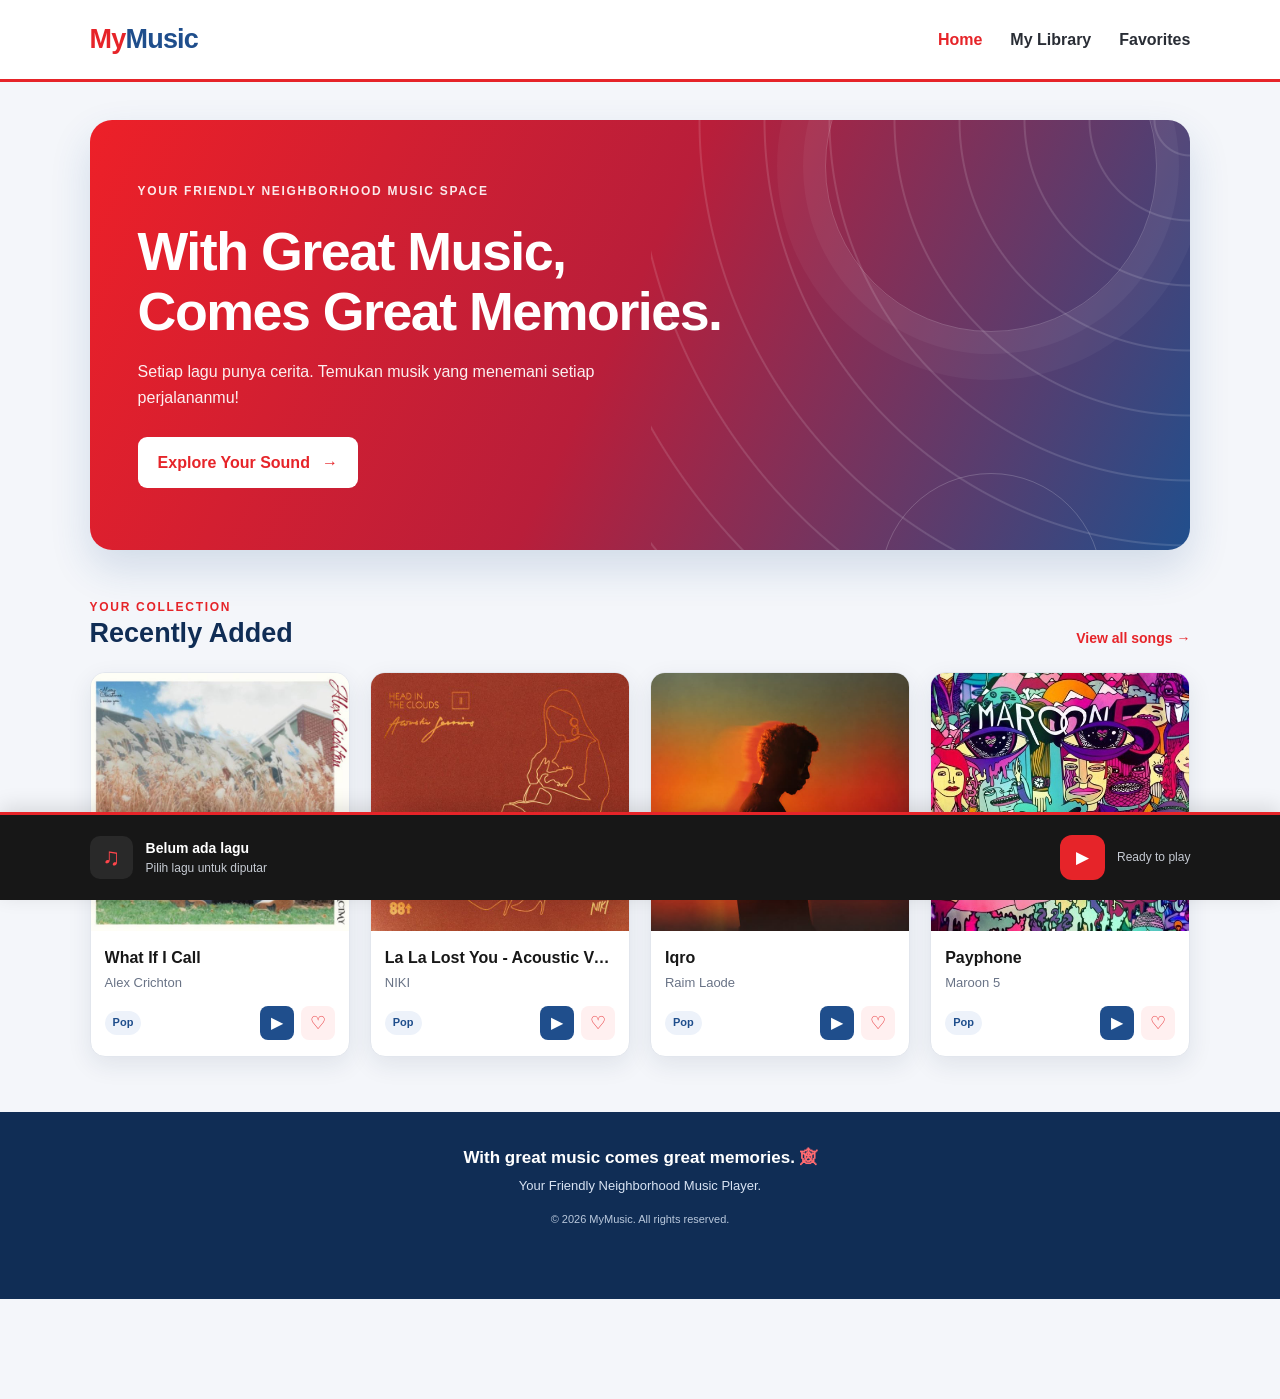
<file: index.html>
<!DOCTYPE html>
<html lang="id">
<head>
    <meta charset="UTF-8">
    <meta name="viewport" content="width=device-width, initial-scale=1.0">
    <meta name="theme-color" content="#e62429">
    <title>MyMusic - Your Music, Your Mood</title>
    <link rel="stylesheet" href="css/style.css">
    <script src="js/script.js" defer></script>
</head>

<body data-page="home">
    <header class="site-header">
        <a class="brand" href="#home">My<span>Music</span></a>

        <nav class="nav-links" aria-label="Navigasi utama">
            <a class="active" href="#home" data-page-link="home">Home</a>
            <a href="#library" data-page-link="library">My Library</a>
            <a href="#favorites" data-page-link="favorites">Favorites</a>
        </nav>
    </header>

    <main id="home" class="page-section">
        <section class="hero">
            <div class="hero-content">
                <p class="eyebrow">
                    YOUR FRIENDLY NEIGHBORHOOD MUSIC SPACE
                </p>

                <h1>
                    With Great Music,<br>
                    <span>Comes Great Memories.</span>
                </h1>

                <p class="hero-description">
                    Setiap lagu punya cerita.
                    Temukan musik yang menemani setiap perjalananmu!
                </p>

                <a class="primary-button" href="#library" data-page-link="library">
                    Explore Your Sound
                    <span aria-hidden="true">→</span>
                </a>
            </div>

            <div class="hero-art" aria-hidden="true">
                <div class="web-lines"></div>
            </div>
        </section>

        <section class="content-section">
            <div class="section-heading">
                <div>
                    <p class="eyebrow red">YOUR COLLECTION</p>
                    <h2>Recently Added</h2>
                </div>

                <a class="text-link"
                   href="#library"
                   data-page-link="library">
                    View all songs →
                </a>
            </div>

            <div id="home-song-list" class="song-grid"></div>
            <p id="home-empty-message"
               class="empty-message"
               hidden>
                Belum ada lagu yang tersedia.
            </p>
        </section>
    </main>

    <main id="library"
          class="page-main page-section"
          hidden>

        <section class="page-intro">
            <p class="eyebrow red">
                YOUR FRIENDLY NEIGHBORHOOD PLAYLIST
            </p>
            <h1>
                My Library <span>🕸</span>
            </h1>
            <p>
                Semua soundtrack untuk menemani setiap petualanganmu.
            </p>
        </section>


        <section class="library-tools"
                 aria-label="Cari dan atur lagu">

            <input
                id="search-input"
                type="search"
                placeholder="Cari judul atau penyanyi..."
                aria-label="Cari lagu">

            <select id="genre-filter"
                    aria-label="Filter genre">
                <option value="all">Semua genre</option>
                <option value="Pop">Pop</option>
                <option value="Rock">Rock</option>
                <option value="Indie">Indie</option>
                <option value="R&B">R&amp;B</option>
            </select>

            <select id="sort-select"
                    aria-label="Urutkan lagu">
                <option value="default">
                    Urutan awal
                </option>
                <option value="title">
                    Judul A–Z
                </option>
                <option value="artist">
                    Penyanyi A–Z
                </option>
            </select>
        </section>

        <div class="section-heading library-heading">
            <h2>All Songs</h2>
            <span id="song-count"
                  class="song-count"></span>
        </div>

        <div id="library-song-list"
             class="song-grid">
        </div>

        <p id="library-empty-message"
           class="empty-message"
           hidden>
            Lagu tidak ditemukan.
            Coba kata kunci lain.
        </p>
    </main>

    <main id="favorites"
          class="page-main page-section"
          hidden>

        <section class="page-intro">
            <p class="eyebrow red">
                YOUR PERSONAL SOUNDTRACK
            </p>
            <h1>
                Favorite Songs <span>♥</span>
            </h1>
            <p>
                Kumpulan lagu pilihan yang selalu ingin kamu dengarkan.
            </p>
        </section>

        <div class="section-heading library-heading">
            <h2>Your Favorites</h2>
            <span id="favorite-count"
                  class="song-count"></span>
        </div>

        <div id="favorite-song-list"
             class="song-grid">
        </div>

        <p id="favorite-empty-message"
           class="empty-message"
           hidden>
            Belum ada lagu favorit.
            Tekan ♡ pada kartu lagu untuk menambahkannya.
        </p>
    </main>

    <footer class="site-footer">
        <p class="footer-slogan">
            With great music comes great memories.
            <span>🕸</span>
        </p>
        <p>
            Your Friendly Neighborhood Music Player.
        </p>
        <small>
            © 2026 MyMusic. All rights reserved.
        </small>
    </footer>

    <aside class="player-bar"
           aria-label="Pemutar musik">
        <div class="now-playing">
            <div class="player-icon">
                ♫
            </div>
            <div>
                <strong id="player-title">
                    Belum ada lagu
                </strong>
                <span id="player-artist">
                    Pilih lagu untuk diputar
                </span>
            </div>
        </div>

        <div class="player-controls">
            <button
                id="play-toggle"
                class="play-button"
                type="button"
                aria-label="Putar atau jeda">
                ▶
            </button>

            <span id="player-status">
                Ready to play
            </span>
        </div>

        <audio id="audio-player"
               preload="metadata">
        </audio>
    </aside>
</body>
</html>
</file>
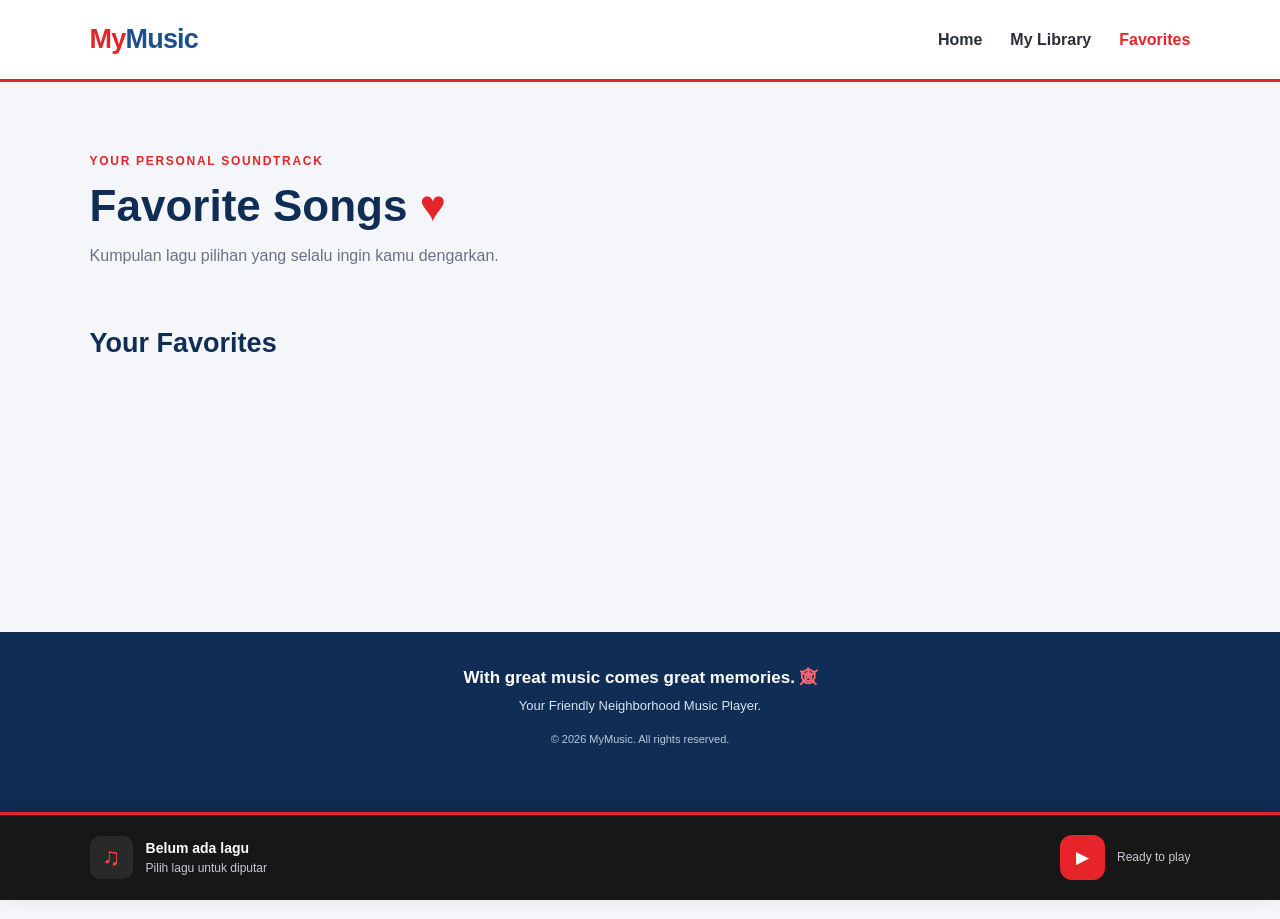
<file: favorites.html>
<!DOCTYPE html>
<html lang="id">
<head>
    <meta charset="UTF-8">
    <meta name="viewport" content="width=device-width, initial-scale=1.0">
    <meta name="theme-color" content="#e62429">
    <title>Favorites - MyMusic</title>
    <link rel="stylesheet" href="css/style.css">
    <script src="js/script.js" defer></script>
</head>
<body data-page="favorites">
    <header class="site-header">
        <a class="brand" href="index.html">My<span>Music</span></a>
        <nav class="nav-links" aria-label="Navigasi utama">
            <a href="index.html">Home</a>
            <a href="library.html">My Library</a>
            <a class="active" href="favorites.html">Favorites</a>
        </nav>
    </header>

    <main class="page-main">
        <section class="page-intro">
            <p class="eyebrow red">YOUR PERSONAL SOUNDTRACK</p>
            <h1>Favorite Songs <span>♥</span></h1>
            <p>Kumpulan lagu pilihan yang selalu ingin kamu dengarkan.</p>
        </section>
        <div class="section-heading library-heading">
            <h2>Your Favorites</h2>
            <span id="song-count" class="song-count"></span>
        </div>
        <div id="song-list" class="song-grid"></div>
        <p id="empty-message" class="empty-message" hidden>Belum ada lagu favorit. Tekan ♡ pada kartu lagu untuk menambahkannya.</p>
    </main>

    <footer class="site-footer">
        <p class="footer-slogan">With great music comes great memories. <span>🕸</span></p>
        <p>Your Friendly Neighborhood Music Player.</p>
        <small>© 2026 MyMusic. All rights reserved.</small>
    </footer>

    <aside class="player-bar" aria-label="Pemutar musik">
        <div class="now-playing">
            <div class="player-icon">♫</div>
            <div><strong id="player-title">Belum ada lagu</strong><span id="player-artist">Pilih lagu untuk diputar</span></div>
        </div>
        <div class="player-controls">
            <button id="play-toggle" class="play-button" type="button" aria-label="Putar atau jeda">▶</button>
            <span id="player-status">Ready to play</span>
        </div>
        <audio id="audio-player" preload="metadata"></audio>
    </aside>
</body>
</html>
</file>
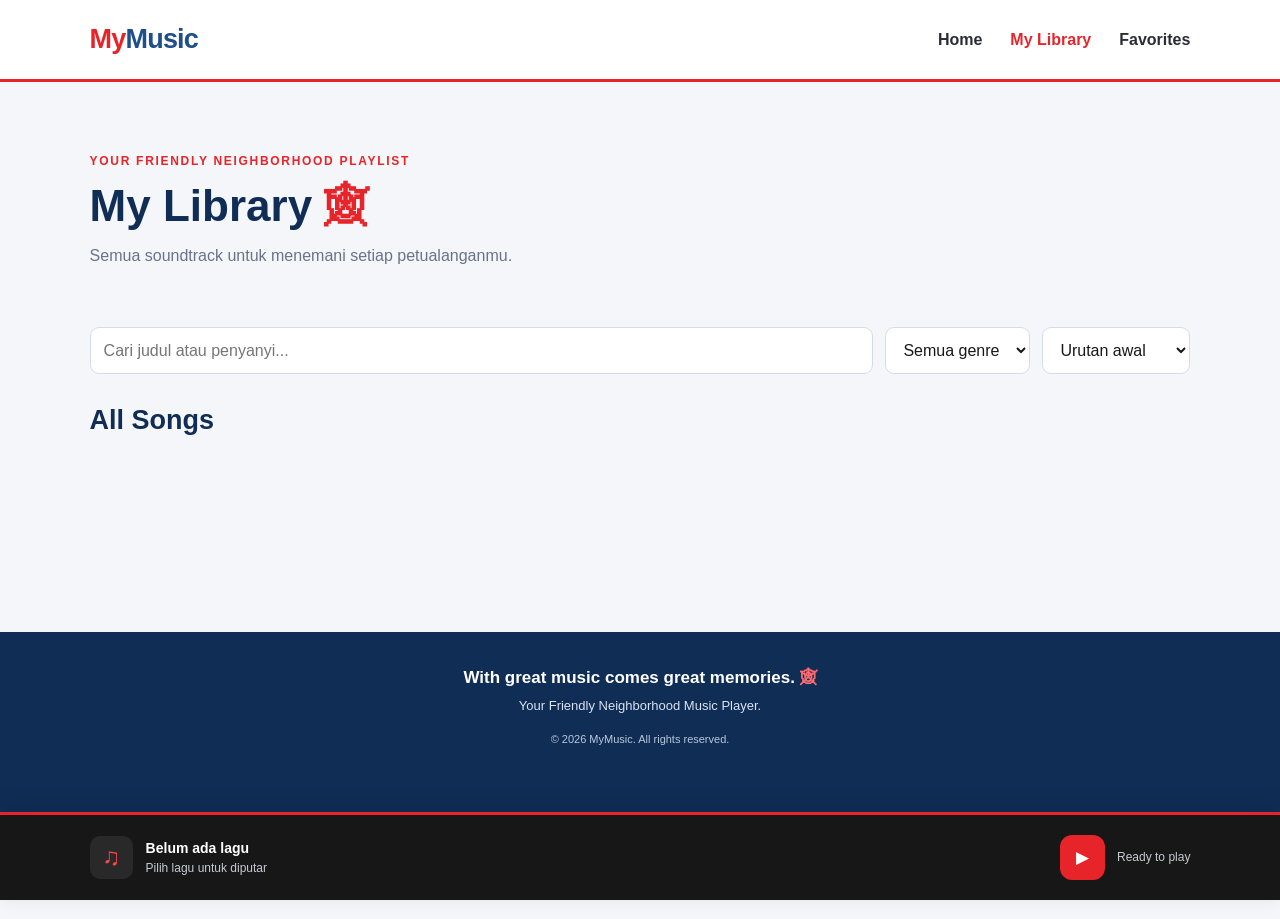
<file: library.html>
<!DOCTYPE html>
<html lang="id">
<head>
    <meta charset="UTF-8">
    <meta name="viewport" content="width=device-width, initial-scale=1.0">
    <meta name="theme-color" content="#e62429">
    <title>My Library - MyMusic</title>
    <link rel="stylesheet" href="css/style.css">
    <script src="js/script.js" defer></script>
</head>

<body data-page="library">
    <header class="site-header">
        <a class="brand" href="index.html">My<span>Music</span></a>
        <nav class="nav-links" aria-label="Navigasi utama">
            <a href="index.html">Home</a>
            <a class="active" href="library.html">My Library</a>
            <a href="favorites.html">Favorites</a>
        </nav>
    </header>

    <main class="page-main">
        <section class="page-intro">
            <p class="eyebrow red">YOUR FRIENDLY NEIGHBORHOOD PLAYLIST</p>
            <h1>My Library <span>🕸</span></h1>
            <p>Semua soundtrack untuk menemani setiap petualanganmu.</p>
        </section>

        <section class="library-tools" aria-label="Cari dan atur lagu">
            <input id="search-input" type="search" placeholder="Cari judul atau penyanyi..." aria-label="Cari lagu">
            <select id="genre-filter" aria-label="Filter genre">
                <option value="all">Semua genre</option>
                <option value="Pop">Pop</option>
                <option value="Rock">Rock</option>
                <option value="Indie">Indie</option>
                <option value="R&B">R&amp;B</option>
            </select>
            <select id="sort-select" aria-label="Urutkan lagu">
                <option value="default">Urutan awal</option>
                <option value="title">Judul A–Z</option>
                <option value="artist">Penyanyi A–Z</option>
            </select>
        </section>

        <div class="section-heading library-heading">
            <h2>All Songs</h2>
            <span id="song-count" class="song-count"></span>
        </div>
        <div id="song-list" class="song-grid"></div>
        <p id="empty-message" class="empty-message" hidden>Lagu tidak ditemukan. Coba kata kunci lain.</p>
    </main>

    <footer class="site-footer">
        <p class="footer-slogan">With great music comes great memories. <span>🕸</span></p>
        <p>Your Friendly Neighborhood Music Player.</p>
        <small>© 2026 MyMusic. All rights reserved.</small>
    </footer>

    <aside class="player-bar" aria-label="Pemutar musik">
        <div class="now-playing">
            <div class="player-icon">♫</div>
            <div><strong id="player-title">Belum ada lagu</strong><span id="player-artist">Pilih lagu untuk diputar</span></div>
        </div>
        <div class="player-controls">
            <button id="play-toggle" class="play-button" type="button" aria-label="Putar atau jeda">▶</button>
            <span id="player-status">Ready to play</span>
        </div>
        <audio id="audio-player" preload="metadata"></audio>
    </aside>
</body>
</html>
</file>
<file: css/style.css>
:root {
    --red: #e62429;
    --red-dark: #b91c22;
    --blue: #1f4e8c;
    --blue-dark: #102d55;
    --ink: #171717;
    --muted: #697386;
    --paper: #f4f6fa;
    --white: #ffffff;
    --line: #e2e6ed;
    --shadow: 0 8px 24px rgba(24, 48, 82, 0.09);
}

* {
    box-sizing: border-box;
    margin: 0;
    padding: 0;
}

html {
    scroll-behavior: smooth;
}

body {
    min-height: 100vh;
    display: flex;
    flex-direction: column;
    padding-bottom: 100px;
    background: var(--paper);
    color: var(--ink);
    font-family: Arial, Helvetica, sans-serif;
    line-height: 1.6;
}

a {
    color: inherit;
    text-decoration: none;
}

button,
input,
select {
    font: inherit;
}

button {
    cursor: pointer;
}

.site-header {
    min-height: 82px;
    padding: 16px 7%;
    display: flex;
    align-items: center;
    justify-content: space-between;
    gap: 24px;
    background: var(--white);
    border-bottom: 3px solid var(--red);
}

.brand {
    color: var(--red);
    font-size: 27px;
    font-weight: 900;
    letter-spacing: -0.8px;
}

.brand span {
    color: var(--blue);
}

.nav-links {
    display: flex;
    align-items: center;
    gap: 28px;
}

.nav-links a {
    font-weight: 600;
    color: #292d35;
    transition: color 0.2s;
}

.nav-links a:hover,
.nav-links a.active {
    color: var(--red);
}

.hero {
    position: relative;
    isolation: isolate;
    overflow: hidden;
    width: 86%;
    max-width: 1320px;
    min-height: 430px;
    margin: 38px auto 48px;
    padding: 48px;
    display: flex;
    align-items: center;
    border-radius: 22px;
    color: var(--white);
    background: linear-gradient(
        115deg,
        #ed2028 0%,
        #b91e3a 48%,
        #204f8d 100%
    );
    box-shadow: 0 18px 40px rgba(31, 78, 140, 0.16);
}

.hero::before,
.hero::after {
    content: "";
    position: absolute;
    z-index: -1;
    border: 1px solid rgba(255, 255, 255, 0.19);
    border-radius: 50%;
    pointer-events: none;
}

.hero::before {
    width: 330px;
    height: 330px;
    right: 3%;
    top: -120px;
    box-shadow:
        0 0 0 22px rgba(255, 255, 255, 0.045),
        0 0 0 48px rgba(255, 255, 255, 0.04);
}

.hero::after {
    width: 220px;
    height: 220px;
    right: 8%;
    bottom: -145px;
}

.hero-content {
    position: relative;
    z-index: 3;
    width: 59%;
}

.eyebrow {
    font-size: 12px;
    font-weight: 800;
    letter-spacing: 1.7px;
}

.eyebrow.red {
    color: var(--red);
}

.hero .eyebrow {
    margin-bottom: 20px;
    color: rgba(255, 255, 255, 0.9);
}

.hero h1 {
    max-width: 620px;
    margin-bottom: 18px;
    font-size: clamp(34px, 4.2vw, 54px);
    line-height: 1.12;
    letter-spacing: -1.5px;
}

.hero h1 span {
    display: block;
}

.hero-description {
    max-width: 470px;
    margin-bottom: 26px;
    color: rgba(255, 255, 255, 0.93);
}

.primary-button {
    display: inline-flex;
    align-items: center;
    gap: 12px;
    padding: 13px 20px;
    border-radius: 9px;
    background: var(--white);
    color: var(--red);
    font-weight: 800;
    transition: transform 0.2s, background 0.2s;
}

.primary-button:hover {
    transform: translateY(-3px);
    background: #f4f6fa;
}

.hero-art {
    position: absolute;
    right: 0;
    bottom: 0;
    width: 49%;
    height: 100%;
    display: flex;
    align-items: flex-end;
    justify-content: flex-end;
    z-index: 1;
    pointer-events: none;
}

.hero-art img {
    position: relative;
    z-index: 1;
    display: block;
    width: 100%;
    height: 94%;
    object-fit: contain;
    object-position: right bottom;
    filter: drop-shadow(-12px 8px 18px rgba(0, 0, 0, 0.22));
}

.web-lines {
    position: absolute;
    inset: 0;
    opacity: 0.28;
    background-image: repeating-radial-gradient(
        circle at 100% 0%,
        transparent 0 34px,
        rgba(255, 255, 255, 0.45) 35px 36px,
        transparent 37px 65px
    );
}

.content-section,
.page-main {
    width: 86%;
    max-width: 1320px;
    margin: 0 auto 55px;
}

.section-heading {
    display: flex;
    align-items: end;
    justify-content: space-between;
    gap: 16px;
    margin-bottom: 22px;
}

.section-heading h2,
.page-main h2 {
    color: var(--blue-dark);
    font-size: 27px;
    line-height: 1.2;
}

.text-link {
    color: var(--red);
    font-size: 14px;
    font-weight: 800;
}

.text-link:hover {
    text-decoration: underline;
}

.song-grid {
    display: grid;
    grid-template-columns: repeat(4, minmax(0, 1fr));
    gap: 20px;
}

.song-card {
    overflow: hidden;
    background: var(--white);
    border: 1px solid var(--line);
    border-radius: 15px;
    box-shadow: var(--shadow);
    transition: transform 0.22s, box-shadow 0.22s;
}

.song-card:hover {
    transform: translateY(-5px);
    box-shadow: 0 14px 30px rgba(24, 48, 82, 0.14);
}

.song-cover {
    width: 100%;
    aspect-ratio: 1 / 1;
    display: grid;
    place-items: center;
    color: white;
    background: linear-gradient(135deg, var(--red), var(--blue));
    font-size: 44px;
    font-weight: 900;
}

.song-cover img {
    width: 100%;
    height: 100%;
    display: block;
    object-fit: cover;
}

.song-details {
    padding: 14px 14px 16px;
}

.song-details h3 {
    overflow: hidden;
    margin-bottom: 3px;
    font-size: 16px;
    text-overflow: ellipsis;
    white-space: nowrap;
}

.song-details p {
    color: var(--muted);
    font-size: 13px;
}

.song-meta {
    display: flex;
    align-items: center;
    justify-content: space-between;
    gap: 8px;
    margin-top: 12px;
}

.genre-tag {
    padding: 3px 8px;
    border-radius: 20px;
    background: #edf2fa;
    color: var(--blue);
    font-size: 11px;
    font-weight: 800;
}

.song-actions {
    display: flex;
    gap: 7px;
}

.song-actions button {
    width: 34px;
    height: 34px;
    border: 0;
    border-radius: 8px;
    background: var(--blue);
    color: white;
}

.song-actions button:hover {
    background: var(--blue-dark);
}

.song-actions .favorite-btn {
    background: #fff0f0;
    color: var(--red);
    font-size: 18px;
}

.song-actions .favorite-btn.is-favorite {
    background: var(--red);
    color: white;
}

.empty-message {
    padding: 30px 15px;
    color: var(--muted);
    text-align: center;
}

.page-main {
    min-height: 55vh;
    padding-top: 42px;
}

.page-intro {
    margin-bottom: 30px;
    padding: 28px 0;
}

.page-intro .eyebrow {
    margin-bottom: 9px;
}

.page-intro h1 {
    color: var(--blue-dark);
    font-size: clamp(32px, 4vw, 44px);
    line-height: 1.2;
}

.page-intro h1 span {
    color: var(--red);
}

.page-intro p:last-child {
    margin-top: 10px;
    color: var(--muted);
}

.library-tools {
    display: flex;
    gap: 12px;
    margin-bottom: 30px;
}

.library-tools input,
.library-tools select {
    min-height: 46px;
    padding: 10px 13px;
    border: 1px solid #d6dce6;
    border-radius: 9px;
    background: white;
    color: var(--ink);
}

.library-tools input {
    flex: 1;
    min-width: 180px;
}

.library-tools input:focus,
.library-tools select:focus {
    outline: 2px solid var(--blue);
    outline-offset: 1px;
}

.library-heading {
    align-items: center;
}

.song-count {
    color: var(--muted);
    font-size: 14px;
}

.site-footer {
    padding: 32px 20px 70px;
    background: var(--blue-dark);
    color: white;
    text-align: center;
}

.site-footer .footer-slogan {
    margin-bottom: 5px;
    font-size: 17px;
    font-weight: 800;
}

.site-footer .footer-slogan span {
    color: #ff6b70;
}

.site-footer p:not(.footer-slogan) {
    color: #d8e3f3;
    font-size: 13px;
}

.site-footer small {
    display: block;
    margin-top: 14px;
    color: #b9c8dc;
    font-size: 11px;
}

.player-bar {
    position: fixed;
    z-index: 20;
    right: 0;
    bottom: 0;
    left: 0;
    min-height: 88px;
    padding: 15px 7%;
    display: flex;
    align-items: center;
    justify-content: space-between;
    gap: 20px;
    background: #171717;
    color: white;
    border-top: 3px solid var(--red);
    box-shadow: 0 -5px 20px rgba(0, 0, 0, 0.12);
}

.now-playing {
    display: flex;
    align-items: center;
    gap: 13px;
    min-width: 0;
}

.player-icon {
    width: 43px;
    height: 43px;
    display: grid;
    place-items: center;
    border-radius: 10px;
    background: #292929;
    color: #ff454b;
    font-size: 24px;
}

.now-playing div:last-child {
    min-width: 0;
}

.now-playing strong,
.now-playing span {
    display: block;
    max-width: 300px;
    overflow: hidden;
    text-overflow: ellipsis;
    white-space: nowrap;
}

.now-playing strong {
    font-size: 14px;
}

.now-playing span {
    color: #c6cbd3;
    font-size: 12px;
}

.player-controls {
    display: flex;
    align-items: center;
    gap: 12px;
    color: #c6cbd3;
    font-size: 12px;
}

.play-button {
    width: 45px;
    height: 45px;
    border: 0;
    border-radius: 12px;
    background: var(--red);
    color: white;
    font-size: 17px;
}

.play-button:hover {
    background: var(--red-dark);
}

@media (max-width: 950px) {
    .hero {
        width: 90%;
        min-height: 390px;
        padding: 35px;
    }

    .hero-content {
        width: 65%;
    }

    .hero-art {
        width: 48%;
    }

    .hero h1 {
        font-size: 39px;
    }

    .content-section,
    .page-main {
        width: 90%;
    }

    .song-grid {
        grid-template-columns: repeat(3, minmax(0, 1fr));
    }
}

@media (max-width: 650px) {
    body {
        padding-bottom: 125px;
    }

    .site-header {
        padding: 15px 5%;
        flex-direction: column;
        gap: 10px;
    }

    .nav-links {
        justify-content: center;
        flex-wrap: wrap;
        gap: 18px;
        font-size: 14px;
    }

    .hero {
        width: 90%;
        min-height: 490px;
        margin: 22px auto 35px;
        padding: 28px 23px;
        align-items: flex-start;
        border-radius: 17px;
    }

    .hero-content {
        width: 100%;
    }

    .hero .eyebrow {
        max-width: 80%;
        font-size: 10px;
    }

    .hero h1 {
        max-width: 100%;
        font-size: 34px;
    }

    .hero-description {
        max-width: 100%;
        font-size: 14px;
    }

    .hero-art {
        width: 70%;
        height: 53%;
        opacity: 0.75;
    }

    .hero-art img {
        height: 100%;
    }

    .hero-badge {
        top: auto;
        right: 14px;
        bottom: 15px;
        font-size: 8px;
    }

    .content-section,
    .page-main {
        width: 90%;
    }

    .section-heading h2,
    .page-main h2 {
        font-size: 23px;
    }

    .song-grid {
        grid-template-columns: repeat(2, minmax(0, 1fr));
        gap: 12px;
    }

    .song-details {
        padding: 11px;
    }

    .song-details h3 {
        font-size: 14px;
    }

    .song-details p {
        font-size: 12px;
    }

    .library-tools {
        flex-direction: column;
    }

    .library-tools input,
    .library-tools select {
        width: 100%;
    }

    .page-main {
        padding-top: 24px;
    }

    .player-bar {
        min-height: 100px;
        padding: 12px 5%;
        gap: 10px;
    }

    .player-icon {
        width: 36px;
        height: 36px;
    }

    .now-playing strong {
        max-width: 180px;
        font-size: 12px;
    }

    .now-playing span {
        max-width: 180px;
        font-size: 11px;
    }

    .player-controls {
        gap: 8px;
    }

    .play-button {
        width: 40px;
        height: 40px;
    }

    #player-status {
        display: none;
    }

    .site-footer {
        padding-bottom: 130px;
    }
}
</file>
